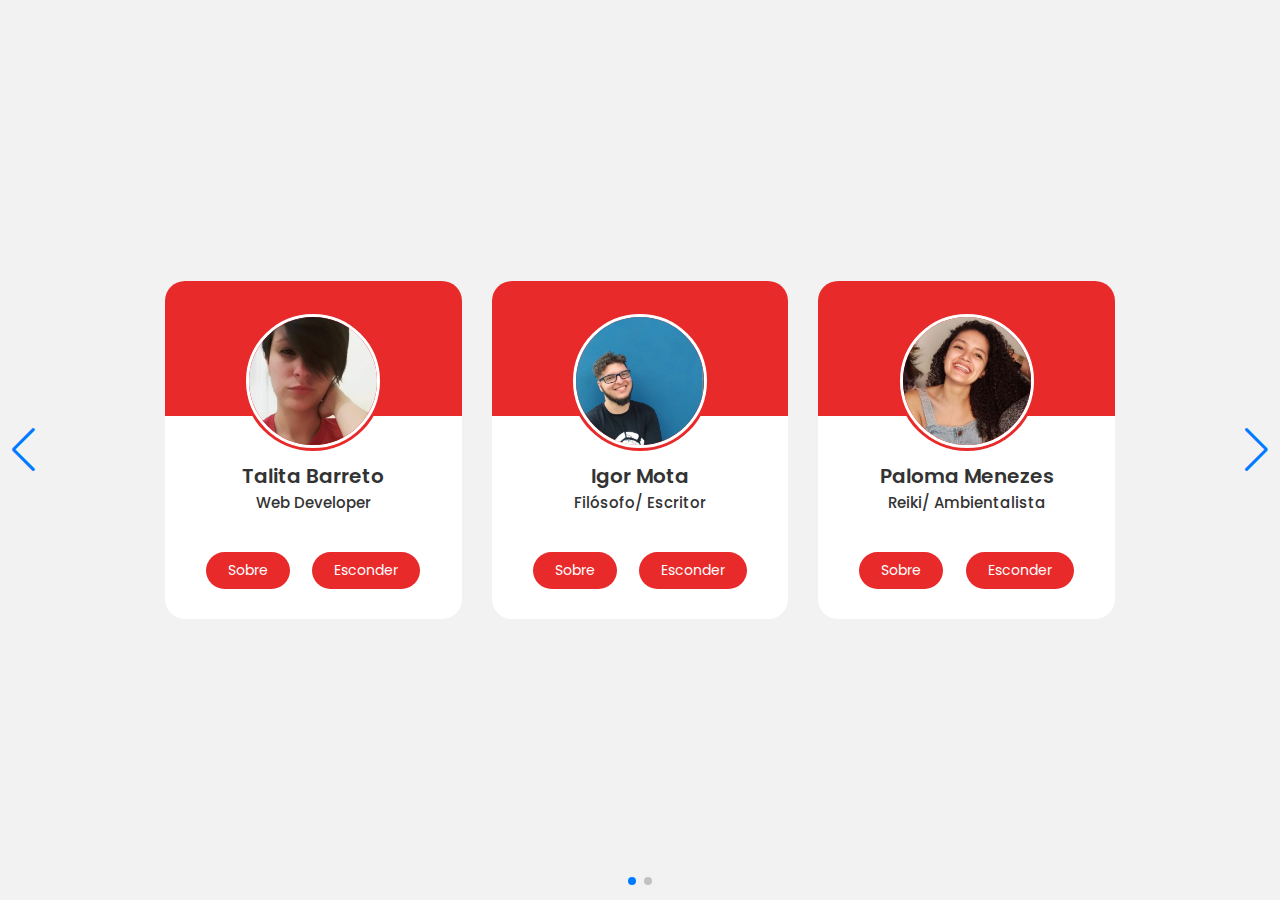
<file: slide/index.html>
<!DOCTYPE html>
<html lang="pt-br">
<head>
    <meta charset="UTF-8">
    <meta http-equiv="X-UA-Compatible" content="IE=edge">
    <meta name="viewport" content="width=device-width, initial-scale=1.0">
    
    <link rel="stylesheet" type="text/css" href="style.css">
    
    <link rel="stylesheet" href="https://cdnjs.cloudflare.com/ajax/libs/font-awesome/6.0.0-beta3/css/all.min.css" integrity="sha512-Fo3rlrZj/k7ujTnHg4CGR2D7kSs0v4LLanw2qksYuRlEzO+tcaEPQogQ0KaoGN26/zrn20ImR1DfuLWnOo7aBA==" crossorigin="anonymous" referrerpolicy="no-referrer" />
    
    <link rel="stylesheet" href="https://unpkg.com/swiper/swiper-bundle.min.css"/>

    <title>Slider</title>
</head>
<body>
   

    <section>
        <div class="swiper mySwiper container">
            <div class="swiper-wrapper conent">
    
                <div class="swiper-slide card">
                    <div class="card-content">
    
                        <div class="image">
                            <img src="img/1.jpg" alt="">
                        </div>
                        <div class="media-icons">
                            <i class="fab fa-facebook"></i>
                            <i class="fa-brands fa-twitter"></i>
                            <i class="fa-brands fa-github"></i>
                        </div>
                        <div class="name-profession">
                            <span class="name">Talita Barreto</span>
                            <span class="profession">Web Developer</span>
                        </div>
                        <div class="rating">
                            <i class="fas fa-star"></i>
                            <i class="fas fa-star"></i>
                            <i class="fas fa-star"></i>
                            <i class="fas fa-star"></i>
                            <i class="far fa-star"></i>
                        </div>
    
                        <div class="button">
                            <button class="about">Sobre</button>
                            <button class="hire">Esconder</button>
                        </div>
    
                    </div>
                </div>

                <div class="swiper-slide card">
                    <div class="card-content">
    
                        <div class="image">
                            <img src="img/2.jpg" alt="">
                        </div>
                        <div class="media-icons">
                            <i class="fab fa-facebook"></i>
                            <i class="fa-brands fa-twitter"></i>
                            <i class="fa-brands fa-github"></i>
                        </div>
                        <div class="name-profession">
                            <span class="name">Igor Mota</span>
                            <span class="profession">Filósofo/ Escritor</span>
                        </div>
                        <div class="rating">
                            <i class="fas fa-star"></i>
                            <i class="fas fa-star"></i>
                            <i class="fas fa-star"></i>
                            <i class="fas fa-star"></i>
                            <i class="fas fa-star"></i>
                        </div>
    
                        <div class="button">
                            <button class="about">Sobre</button>
                            <button class="hire">Esconder</button>
                        </div>
    
                    </div>
                </div>

                <div class="swiper-slide card">
                    <div class="card-content">
    
                        <div class="image">
                            <img src="img/4.jpg" alt="">
                        </div>
                        <div class="media-icons">
                            <i class="fab fa-facebook"></i>
                            <i class="fa-brands fa-twitter"></i>
                            <i class="fa-brands fa-github"></i>
                        </div>
                        <div class="name-profession">
                            <span class="name">Paloma Menezes</span>
                            <span class="profession">Reiki/ Ambientalista</span>
                        </div>
                        <div class="rating">
                            <i class="fas fa-star"></i>
                            <i class="fas fa-star"></i>
                            <i class="fas fa-star"></i>
                            <i class="fas fa-star"></i>
                            <i class="far fa-star"></i>
                        </div>
    
                        <div class="button">
                            <button class="about">Sobre</button>
                            <button class="hire">Esconder</button>
                        </div>
    
                    </div>
                </div>

                <div class="swiper-slide card">
                    <div class="card-content">
    
                        <div class="image">
                            <img src="img/5.jpg" alt="">
                        </div>
                        <div class="media-icons">
                            <i class="fab fa-facebook"></i>
                            <i class="fa-brands fa-twitter"></i>
                            <i class="fa-brands fa-github"></i>
                        </div>
                        <div class="name-profession">
                            <span class="name">Marcos Thiago</span>
                            <span class="profession">Consultor de Beleza</span>
                        </div>
                        <div class="rating">
                            <i class="fas fa-star"></i>
                            <i class="fas fa-star"></i>
                            <i class="fas fa-star"></i>
                            <i class="fas fa-star"></i>
                            <i class="far fa-star"></i>
                        </div>
    
                        <div class="button">
                            <button class="about">Sobre</button>
                            <button class="hire">Esconder</button>
                        </div>
    
                    </div>
                </div>

                <div class="swiper-slide card">
                    <div class="card-content">
    
                        <div class="image">
                            <img src="img/10.jpeg" alt="">
                        </div>
                        <div class="media-icons">
                            <i class="fab fa-facebook"></i>
                            <i class="fa-brands fa-twitter"></i>
                            <i class="fa-brands fa-github"></i>
                        </div>
                        <div class="name-profession">
                            <span class="name">Thiago Nakao</span>
                            <span class="profession">Designer de Moda</span>
                        </div>
                        <div class="rating">
                            <i class="fas fa-star"></i>
                            <i class="fas fa-star"></i>
                            <i class="fas fa-star"></i>
                            <i class="fas fa-star"></i>
                            <i class="far fa-star"></i>
                        </div>
    
                        <div class="button">
                            <button class="about">Sobre</button>
                            <button class="hire">Esconder</button>
                        </div>
    
                    </div>
                </div>

                <div class="swiper-slide card">
                    <div class="card-content">
    
                        <div class="image">
                            <img src="img/7.jpg" alt="">
                        </div>
                        <div class="media-icons">
                            <i class="fab fa-facebook"></i>
                            <i class="fa-brands fa-twitter"></i>
                            <i class="fa-brands fa-github"></i>
                        </div>
                        <div class="name-profession">
                            <span class="name">Adriana</span>
                            <span class="profession">Web Developer</span>
                        </div>
                        <div class="rating">
                            <i class="fas fa-star"></i>
                            <i class="fas fa-star"></i>
                            <i class="fas fa-star"></i>
                            <i class="fas fa-star"></i>
                            <i class="far fa-star"></i>
                        </div>
    
                        <div class="button">
                            <button class="about">Sobre</button>
                            <button class="hire">Esconder</button>
                        </div>
    
                    </div>
                </div>


            </div>
        </div>
        <div class="swiper-button-next"></div>
        <div class="swiper-button-prev"></div>
        <div class="swiper-pagination"></div>
    </section>

    <!-- Swiper JS -->
    <script src="https://unpkg.com/swiper/swiper-bundle.min.js"></script>

    <!-- Initialize Swiper -->
    <script>
      var swiper = new Swiper(".mySwiper", {
        slidesPerView: 3,
        spaceBetween: 30,
        slidesPerGroup: 3,
        loop: true,
        loopFillGroupWithBlank: true,
        pagination: {
          el: ".swiper-pagination",
          clickable: true,
        },
        navigation: {
          nextEl: ".swiper-button-next",
          prevEl: ".swiper-button-prev",
        },
      });
    </script>

</body>
</html>
</file>
<file: slide/style.css>
@import url('https://fonts.googleapis.com/css2?family=Alice&family=Poppins:ital,wght@0,100;0,200;0,300;0,400;0,500;0,600;0,700;0,800;0,900;1,100;1,200;1,300;1,400;1,500;1,600;1,700;1,800;1,900&display=swap');

*{   
    margin: 0; 
    padding: 0;
    box-sizing: border-box;
    font-family: 'Poppins', sans-serif;     
}

body{
    height: 100vh;
    display: flex;
    align-items: center;
    justify-content: center;
    background: #f2f2f2;
}

.swiper{
    width: 950px;
}

section .card .image{
    height: 140px;
    width: 140px;
    border-radius: 50%;
    padding: 3px;
    background: #e82a2a;
}

section .card .image img{
    height: 100%;
    width: 100%;
    object-fit: cover;
    border-radius: 50%;
    border: 3px solid #fff
}

.card{
    position: relative;
    background: #fff;
    border-radius: 20px;
    margin: 20px 0;
    width: 280px;
}
.card::before{
    content: "";
    position: absolute;
    height: 40%;
    width: 100%;
    background: #e82a2a;
    border-radius: 20px 20px 0 0;
}

.card .card-content{
    display: flex;
    flex-direction: column;
    align-items: center;
    padding: 30px;
    position: relative;
    z-index: 100;
}

.card .media-icons{
    position: absolute;
    top: 10px;
    right: 20px;
    display: flex;
    flex-direction: column;
    align-items: center;
}

.card .media-icons i{
    color: #ffff;
    opacity: 0.6;
    margin-top: 10px;
    transition: all 0.3s ease;
    cursor: pointer;
}

.card .media-icons i:hover{
    opacity: 1;
}

.card .name-profession{
    display: flex;
    flex-direction: column;
    align-items: center;
    margin-top: 10px;
    color: #333;
}

.name-profession .name{
    font-size: 20px;
    font-weight: 600;
}

.name-profession .profession{
    font-size: 15px;
    font-weight: 500;
}

.card .rating{
    display: flex;
    align-items: center;
    margin-top:18px
}

.card .rating i{
    font-size: 18px;
    margin: 0 2px;
    color: #e82a2a;
}

.card .button{
    width: 100%;
    display: flex;
    justify-content: space-around;
    margin-top: 20px;
}

.card .button button{
    background: #e82a2a;
    outline: none;
    border: none;
    color: #fff;
    padding: 8px 22px;
    border-radius: 20px;
    font-size: 14px;
    transition: all 0.3s ease;
    cursor: pointer;
}

.button button{
    background: #6616d0;
}
</file>
